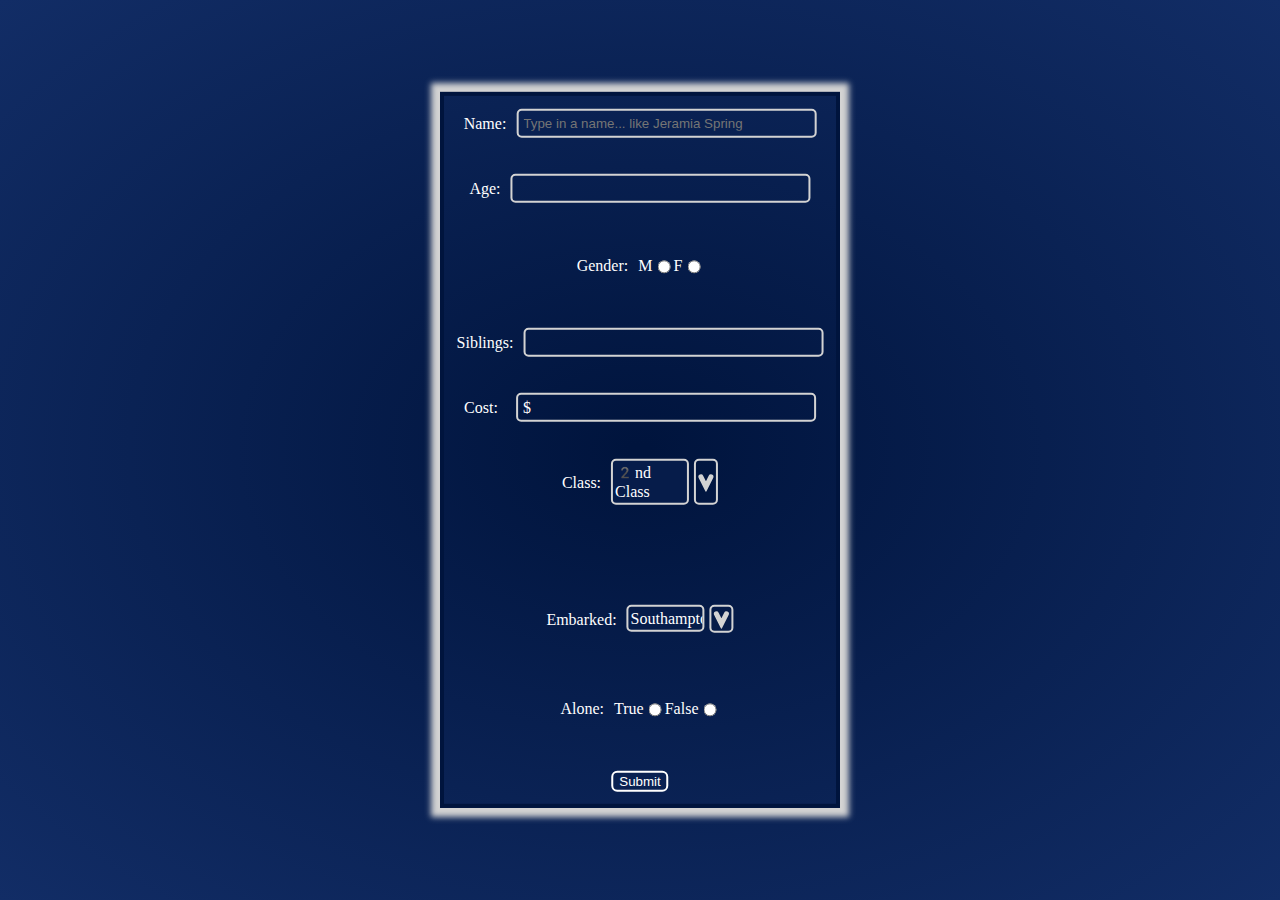
<file: index.html>
<html>
    <head>
        <link rel="stylesheet" href = "Titanic FrontEnd.css">
        <title>Titanic Input</title>
    </html>
    <body>
        <div class = "prompt">
            <div class = "inputRow">
                <p class = "textPrompt">Name:</p>
                <input class = "inputPrompt" type = "text" placeholder="Type in a name... like Jeramia Spring"/>
            </div>
            <div class = "inputRow" style="margin-top: 10%">
                <p class = "textPrompt">Age:</p>
                <input class = "inputPrompt" type = "number"/>
            </div>
            <div class = "inputRow" style="margin-top: 10%">
                <p class = "textPrompt">Gender:</p>
                <p>M</p>
                <input class = "inputPrompt" name = "gender" type = "radio">
                <p>F</p>
                <input class = "inputPrompt" name = "gender" type = "radio">
            </div>
             <div class = "inputRow" style="margin-top: 10%">
                <p class = "textPrompt">Siblings:</p>
                <input class = "inputPrompt" type = "number"/>
            </div>
            <div class = "inputRow" style="margin-top: 10%">
                <p class = "textPrompt" style = "margin: 0px;">Cost:</p>
                <p class = "textPrompt" style = "left: 25px; position: relative;">$</p>
                <input class = "inputPrompt" style = "padding-left: 16px;" type = "number"/>
            </div>
            <div class="inputRow" style="margin-top: 10%">
                <p class="textPrompt">Class:</p>
                <div style = "display: block;">
                    <div-active class="inputPrompt" style="position: relative;top: 0px;padding: 2px;width: 70px;display: inline-block;">2nd Class</div-active>
                    <div-select class="inputPrompt" style = "display: none; position: absolute; margin-top: -1px; padding: 2px; width: 70px;">
                        <div class="inputPromptOption">1st Class</div>
                        <div class="inputPromptOption">2nd Class</div>
                        <div class="inputPromptOption">3rd Class</div>
                    </div-select>
                </div>
                <button class = "inputPromptExpandMenu" style = "height: auto; cursor: pointer;" onclick = "toggleDropdown(0)">
                    <svg viewport="0 0 20 20" style="width: 20px; height: 20px;">
                        <path d="M 5, 5 L 10, 15 L 15, 5" class="inputPromptExpandMenuDrawing">
                        </path>
                    </svg>
                </button>
            </div>
            <div class="inputRow" style="margin-top: max(100px, 10%)">
                <p class="textPrompt">Embarked:</p>
                <div style = "display: block;">
                    <div-active class="inputPrompt" style="position: relative;top: 0px;padding: 2px;width: 70px;display: inline-block;">Southampton</div-active>
                    <div-select class="inputPrompt" style = "display: none; position: absolute; margin-top: -1px; padding: 2px; width: 70px;">
                        <div class="inputPromptOption">Southampton</div>
                    </div-select>
                </div>
                <button class = "inputPromptExpandMenu" style = "height: auto; cursor: pointer;" onclick = "toggleDropdown(1)">
                    <svg viewport="0 0 20 20" style="width: 20px; height: 20px;">
                        <path d="M 5, 5 L 10, 15 L 15, 5" class="inputPromptExpandMenuDrawing">
                        </path>
                    </svg>
                </button>
            </div>
            <div class = "inputRow" style="margin-top: max(50px, 10%)">
                <p class = "textPrompt">Alone:</p>
                <p>True</p>
                <input class = "inputPrompt" name = "gender" type = "radio">
                <p>False</p>
                <input class = "inputPrompt" name = "gender" type = "radio">
            </div>
            <div class = "inputRow" style="margin-top: 10%">
                <button onclick = "submitForm()" class = "submitButton">Submit</button>
            </div> 
        </div>
        <script>
            var form = {
                  'name': ['John Mortensen'],
                  'age': [2],
                  'sex': ['male'],
                  'sibilings': [1],
                  /*'age': [64],*/
                  'fare': [16.00],
                  'parch': [1],
                  'embarked': ['S'],
                  'alone': [false]
              }
              /*
              */
            function toggleDropdown(index){
                if(document.getElementsByTagName('div-select')[index].style.display == "none"){
                    document.getElementsByTagName('div-select')[index].style.display = 'block'
                    return 
                }
                document.getElementsByTagName('div-select')[index].style.display = 'none'
            }
            for(let y = 0; y < document.getElementsByTagName("div-select").length; y++){
              for(let x = 0; x < document.getElementsByTagName("div-select")[y].children.length; x++){
                  document.getElementsByTagName("div-select")[y].getElementsByTagName('div')[x].addEventListener("click", (e) =>{
                      document.getElementsByTagName('div-select')[y].style.display = 'none'
                      document.getElementsByTagName('div-active')[y].innerText = e.target.innerText
                  })
              }
            }
            function submitForm(){
                var includeSubmits = [
                    [0, false],
                    [1, false], 
                    [3, false], 
                    [4, false],
                    [5, false],
                    [6, true],
                    [8, true],
                    [10, false]
                ]
                var formData = {}
              for(var z = 0; z < includeSubmits.length; z++){
                var currentOutput = ""
                // console.log("Corresponding html is", document.getElementsByClassName("inputPrompt")[includeSubmits[z][0]])

                console.log("Current Input is", z, includeSubmits[z], currentOutput)

                if(includeSubmits[z][1]){
                    currentOutput = document.getElementsByClassName("inputPrompt")[includeSubmits[z][0]].innerText
                    if(z == 6){
                    currentOutput = currentOutput.slice(0, 1)
                    } else if(z == 5){
                    currentOutput = currentOutput.slice(0, 1)
                    }
                    console.log("For InnerText", Object.keys(form)[z], currentOutput)
                    formData[Object.keys(form)[z]] = currentOutput
                    continue
                } 
                
                currentOutput = document.getElementsByClassName("inputPrompt")[includeSubmits[z][0]].value
                if(z == 2){
                    if(currentOutput == "on"){
                    currentOutput = "male"
                    
                    }
                    else{
                    currentOutput = "female"
                    }
                }
                else if (z == 7){
                    if(currentOutput == "on"){
                        currentOutput = "1"
                    }
                    else{
                        currentOutput = "0" 
                    }
                }
                
                console.log("For Value", Object.keys(form)[z], currentOutput)
                formData[Object.keys(form)[z]] = currentOutput
              }
              console.log("Form Data", formData)

              /* 
              document.cookie = "name=Gavin"
              fetch("https://www.example.com", {}).then(
                    (data) => {console.log(data.body)}
            ) */
            // setTimeout(() => {location.href = "character.html"}, 5e3)
            }
        </script>
    </body>
</html>
</file>
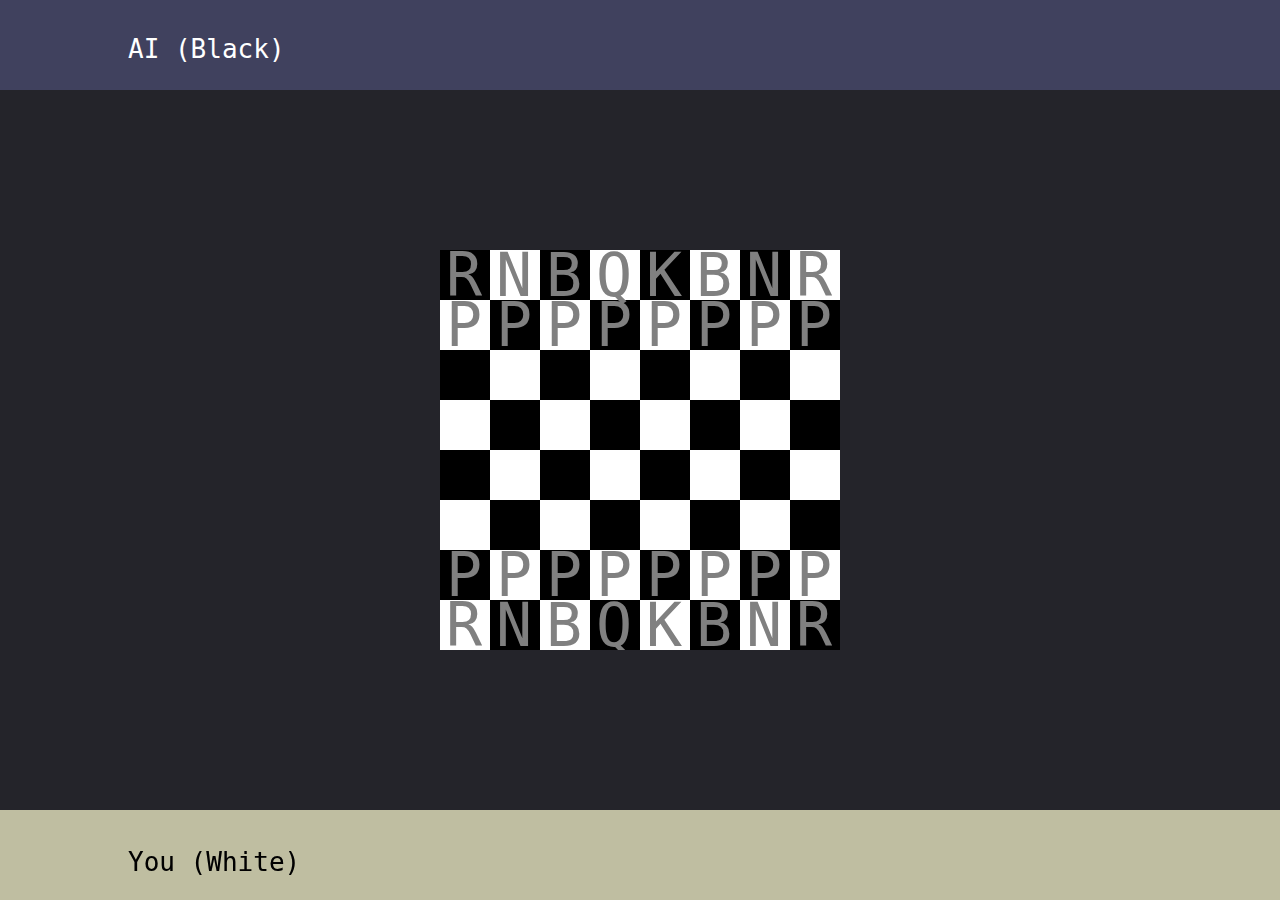
<file: chess.html>
<!--<div style="
    width: 100%;
    position: absolute;
    height: max-content;
    top: calc(-10vh + 52px);
"><button style="
    background-color: midnightblue;
    border: 0px;
    padding: 10px;
    top: -16px;
    position: relative;
    border-right: solid gray 4px;
    cursor: pointer;
    width: calc(50%);
    color: white;
    border-top-left-radius: 10px;
"><p style="
    margin: 0px;
">Castle Queen's Side</p></button><button style="
    background-color: midnightblue;
    border: 0px;
    cursor: pointer;
    top: -16px;
    height: 35px;
    position: relative;
    border-left: solid 4px gray;
    width: calc(50%);
    color: white;
    border-top-right-radius: 10px;
"><p style="
    margin: 0px;
">Castle King’s Side</p></button></div>-->

<html>
    <head>

    </head>
    <body style="background-color: #24242a; margin: 0px;">
        <div class="playSide" style = "top: 0%"> 
            <div style="left: 10%; position: relative; top: 50%; height: 22px; max-width: 300px; transform: translate(0px, -50%); display: flex;">
                <img></img>
                <p class="playText">
                    AI (Black)
                </p>
            </div>
        </div>
        <div class="playSide" style = "filter: invert(1);">
            <div style="left: 10%; position: relative; top: 50%; height: 17px; max-width: 300px; transform: translate(0px, -50%); display: flex;">
                <img></img>
                <p class="playText">
                    You (White)
                </p>
            </div>
        </div>

        <svg width="400" height="400" viewBox="0 0 400 400" class="chessBoard"></svg>
        <svg width="400" height="400" viewBox="0 0 400 400" class="chessBoard"></svg>

        <style>
            .circle{
                stroke: gray;
                stroke-width: 5;
                fill: transparent;
                cursor: pointer;
            }
            .chessPiece{
                fill: gray;
                font-family: monospace;
                font-size: 60;
                user-select: none;
            }
            .playText{
                margin: auto 0px; 
                position: absolute; 
                color: white; 
                font-family: monospace; 
                font-size: 200%;
            }
            .playSide{
                position: absolute; 
                top: 90%; 
                height: 10%; 
                width: 100%; 
                z-index: 5;
                background-color: #40415e;
            }
            .chessBoard{
                left: 50%; 
                top: 50%; 
                position: absolute; 
                transform: translate(-50%, -50%);
            }
        </style>

        <script>
            var container = document.getElementsByTagName("svg")[0]   //hjhjhj
            var chessPieces = [ 
                ["BR", "BN", "BB", "BQ", "BK", "BB", "BN", "BR"],
                ["BP", "BP", "BP", "BP", "BP", "BP", "BP", "BP"],
                ["  ", "  ", "  ", "  ", "  ", "  ", "  ", "  "],
                ["  ", "  ", "  ", "  ", "  ", "  ", "  ", "  "],
                ["  ", "  ", "  ", "  ", "  ", "  ", "  ", "  "],
                ["  ", "  ", "  ", "  ", "  ", "  ", "  ", "  "],
                ["WP", "WP", "WP", "WP", "WP", "WP", "WP", "WP"],
                ["WR", "WN", "WB", "WQ", "WK", "WB", "WN", "WR"],
            ]
            // var selectedPiece = [-1, -1]
            var selectedParts = []
            var chessImages = ["https://www.google.com/url?sa=i&url=https%3A%2F%2Fchess.fandom.com%2Fwiki%2FPawn&psig=AOvVaw03x4HULBw9HlMik64NZk4l&ust=1712181051559000&source=images&cd=vfe&opi=89978449&ved=0CBIQjRxqFwoTCPiVis_BpIUDFQAAAAAdAAAAABAE", "https://www.google.com/url?sa=i&url=https%3A%2F%2Fchess.fandom.com%2Fwiki%2FKnight&psig=AOvVaw0niuVHK68znTnnjwd0j_2V&ust=1712181246422000&source=images&cd=vfe&opi=89978449&ved=0CBIQjRxqFwoTCNjgpqnCpIUDFQAAAAAdAAAAABAE", "https://www.google.com/url?sa=i&url=https%3A%2F%2Fchess.fandom.com%2Fwiki%2FRook&psig=AOvVaw2v06Wu-ygseKRzVDpDIcsm&ust=1712181282513000&source=images&cd=vfe&opi=89978449&ved=0CBIQjRxqFwoTCMj697rCpIUDFQAAAAAdAAAAABAJ", "https://www.google.com/url?sa=i&url=https%3A%2F%2Fwww.pinterest.com%2Fpin%2F660973682805921555%2F&psig=AOvVaw3BnaZ6JwDfQrw47N-IqCOp&ust=1712181311798000&source=images&cd=vfe&opi=89978449&ved=0CBIQjRxqFwoTCJCBwcnCpIUDFQAAAAAdAAAAABAE", "https://www.google.com/url?sa=i&url=https%3A%2F%2Fchess.fandom.com%2Fwiki%2FQueen&psig=AOvVaw2uyi0GHWapDYRgCXaY_9p2&ust=1712181343388000&source=images&cd=vfe&opi=89978449&ved=0CBIQjRxqFwoTCIjn5dfCpIUDFQAAAAAdAAAAABAE", "https://www.google.com/url?sa=i&url=https%3A%2F%2Fchess.fandom.com%2Fwiki%2FKing&psig=AOvVaw0bu3HLYJJeA4V2fxEoNKTs&ust=1712181363983000&source=images&cd=vfe&opi=89978449&ved=0CBIQjRxqFwoTCOjivuHCpIUDFQAAAAAdAAAAABAI"]
            var attackList = []
            var playerMoves = []
            var playStage = "selectPiece" 
            for(var y = 0; y < 8; y++){
                for(var x = 0; x < 8; x++){
                    var newSquare = document.createElementNS("http://www.w3.org/2000/svg", "rect")
                    newSquare.setAttribute("width", container.clientWidth / 8)
                    newSquare.setAttribute("height", container.clientHeight / 8)
                    newSquare.setAttribute("x", (container.clientWidth / 8) * x)
                    newSquare.setAttribute("y", (container.clientHeight / 8) * y)
                    if((y * 7 + x) % 2 == 0){
                        newSquare.setAttribute("fill", "black")
                        container.appendChild(newSquare)
                        continue
                    }
                    newSquare.setAttribute("fill", "white")
                    container.appendChild(newSquare)
                }
            }
            container = document.getElementsByTagName("svg")[1]
            for(var y = 0; y < 8; y++){
                for(var x = 0; x < 8; x++){
                    var newText = document.createElementNS("http://www.w3.org/2000/svg", "text")
                    newText.setAttribute("x", 6 + x * 50)
                    newText.setAttribute("y", 46 + y * 50)
                    newText.setAttribute("class", "chessPiece")
                    newText.innerHTML= chessPieces[y][x].slice(1, 2)
                    container.appendChild(newText)             
                }
            }
            container.addEventListener("mousemove", (e) => {gameOperator(e)})

            function opponentMoves(formerX, formerY, latterX, latterY){
                let oldPiece = chessPieces[formerY][formerX]
                console.log("Former Piece is", oldPiece, "New Position is", `(${latterX}, ${latterY})`)
                chessPieces[latterY][latterX] = oldPiece
                chessPieces[formerY][formerX] = "  "
                console.log("Former Piece is", oldPiece)
                document.getElementsByClassName("chessPiece")[latterY * 8 + latterX].textContent = document.getElementsByClassName("chessPiece")[formerY * 8 + formerX].textContent
                document.getElementsByClassName("chessPiece")[formerY * 8 + formerX].textContent = " "
                if(chessPieces[latterY][latterX] != "  "){
                    document.getElementsByClassName("chessPiece")[formerY * 8 + formerX].textContent = " "
                }
                playStage = "selectPiece"
                document.getElementsByClassName("playSide")[1].style.filter = "invert(1)"
                document.getElementsByClassName("playSide")[0].style.filter = "invert(0)"
            }

            function gameOperator(e){
                var leftCoords = Math.floor((e.clientX - container.getBoundingClientRect().left) / (container.clientWidth / 8))
                var topCoords = Math.floor((e.clientY - container.getBoundingClientRect().top) / (container.clientHeight / 8))
                console.log("Coords", leftCoords, topCoords)
                switch(playStage){
                    case "selectPiece":
                        console.log("Selecting Piece", chessPieces[topCoords][leftCoords])
                        if(chessPieces[topCoords][leftCoords] != "  "){
                            container.style.cursor = "pointer"
                            break
                        }
                        container.style.cursor = "default"
                        break

                    case "moveTo":
                        console.log("Selecting Piece", chessPieces[topCoords][leftCoords])
                        if(chessPieces[topCoords][leftCoords] != "  "){
                            container.style.cursor = "pointer"
                            break
                        }
                        container.style.cursor = "default"
                        break

                    case "opponentTurn":
                        break

                    default:
                        "break"
                }
            }

            container.addEventListener("mouseup", (e) => {selectPiece(e)})

            function selectPiece(e){
                var leftCoords = Math.floor((e.clientX - container.getBoundingClientRect().left) / (container.clientWidth / 8))
                var topCoords = Math.floor((e.clientY - container.getBoundingClientRect().top) / (container.clientHeight / 8))
                console.log("Selecting Piece", chessPieces[topCoords][leftCoords], "at", topCoords, leftCoords)
                if(chessPieces[topCoords][leftCoords] != "  " && playStage == "selectPiece"){
                    console.log("Now Playing", chessPieces[topCoords][leftCoords])
                    playerMoves.push([leftCoords, topCoords])
                    playStage = "moveTo"
                    switch(chessPieces[topCoords][leftCoords]){
                        case "WP":
                            if(chessPieces[topCoords][leftCoords] == "WP" && topCoords == 6){
                                moveSpace(leftCoords, topCoords - 1)
                                moveSpace(leftCoords, topCoords - 2)
                                break
                            }
                            console.log("Adjesent Pieces are", chessPieces[topCoords][leftCoords - 1], chessPieces[topCoords][leftCoords], chessPieces[topCoords][leftCoords + 1])
                            if(chessPieces[topCoords - 1][leftCoords - 1].slice(0, 1) == "B"){
                                console.log("Is Attacking Piece")
                                document.getElementsByClassName("chessPiece")[topCoords * 8 + leftCoords - 9].style.fill = "green"
                                console.log("Attacking piece should be", document.getElementsByClassName("chessPiece")[topCoords * 8 + leftCoords - 1])
                                attackList.push([leftCoords - 1, topCoords - 1])
                            }
                            if(chessPieces[topCoords - 1][leftCoords + 1].slice(0, 1) == "B"){
                                console.log("Is Attacking Piece")
                                document.getElementsByClassName("chessPiece")[topCoords * 8 + leftCoords - 7].style.fill = "green"
                                console.log("Attacking piece should be", document.getElementsByClassName("chessPiece")[topCoords * 8 + leftCoords + 1])
                                attackList.push([leftCoords + 1, topCoords - 1])
                            }
                            if(chessPieces[topCoords][leftCoords + 1].slice(0, 1) == "B" && topCoords == 3){
                                console.log("Is Attacking Piece at", `(${leftCoords}, ${topCoords})`)
                                document.getElementsByClassName("chessPiece")[topCoords * 8 + leftCoords - 9].style.fill = "green"
                                console.log("Attacking piece should be", document.getElementsByClassName("chessPiece")[topCoords * 8 + leftCoords - 9])

                                let circle = document.createElementNS("http://www.w3.org/2000/svg", "circle")
                                
                                circle.setAttribute("class", "circle")
                                selectedParts.push([x, y])
                                circle.setAttribute("cx", leftCoords * (container.clientWidth / 8) + 25 + (container.clientWidth / 8))
                                circle.setAttribute("cy", topCoords * (container.clientHeight / 8) + 25 - (container.clientWidth / 8))
                                circle.setAttribute("r", 15)
                                circle.style.stroke = "green"
                                circle.addEventListener("click", (e) => {
                                    setPiece(e)
                                    document.getElementsByClassName("chessPiece")[((topCoords - 1) * 8) + leftCoords + 9].innerHTML = " "
                                    chessPieces[topCoords][leftCoords + 1] = "  "
                                })

                                console.log("Attacking", (topCoords * 8) + leftCoords + 8)

                                container.appendChild(circle)

                                attackList.push([leftCoords + 1, topCoords])
                            }
                            if(chessPieces[topCoords][leftCoords - 1].slice(0, 1) == "B" && topCoords == 3){
                                console.log("Is Attacking Piece at", `(${leftCoords}, ${topCoords})`)
                                document.getElementsByClassName("chessPiece")[topCoords * 8 + leftCoords - 7].style.fill = "green"
                                console.log("Attacking piece should be", document.getElementsByClassName("chessPiece")[topCoords * 8 + leftCoords - 7])

                                let circle = document.createElementNS("http://www.w3.org/2000/svg", "circle")
                                
                                circle.setAttribute("class", "circle")
                                selectedParts.push([x, y])
                                circle.setAttribute("cx", leftCoords * (container.clientWidth / 8) + 25 - (container.clientWidth / 8))
                                circle.setAttribute("cy", topCoords * (container.clientHeight / 8) + 25 - (container.clientWidth / 8))
                                circle.setAttribute("r", 15)
                                circle.style.stroke = "green"
                                circle.addEventListener("click", (e) => {
                                    setPiece(e)
                                    document.getElementsByClassName("chessPiece")[((topCoords - 1) * 8) + leftCoords + 7].innerHTML = " "
                                    chessPieces[topCoords][leftCoords - 1] = "  "
                                })

                                container.appendChild(circle)

                                attackList.push([leftCoords - 1, topCoords])
                            }
                            if(chessPieces[topCoords - 1][leftCoords] == "  "){
                                moveSpace(leftCoords, topCoords - 1)
                            }
                            break

                        case "WN": 
                            moveSpace(leftCoords - 2, topCoords - 1)
                            moveSpace(leftCoords - 2, topCoords + 1)
                            moveSpace(leftCoords + 2, topCoords - 1)
                            moveSpace(leftCoords + 2, topCoords + 1)
                            moveSpace(leftCoords - 1, topCoords - 2)
                            moveSpace(leftCoords - 1, topCoords + 2)
                            moveSpace(leftCoords + 1, topCoords - 2)
                            moveSpace(leftCoords + 1, topCoords + 2)
                            break

                        case "WR":
                            moveLine(leftCoords, topCoords, `${leftCoords}, ${topCoords} - step`)
                            moveLine(leftCoords, topCoords, `${leftCoords}, ${topCoords} + step`)
                            moveLine(leftCoords, topCoords, `${leftCoords} - step, ${topCoords}`)
                            moveLine(leftCoords, topCoords, `${leftCoords} + step, ${topCoords}`)
                            break

                        case "WB":
                            moveLine(leftCoords, topCoords, `x - step, y - step`)
                            moveLine(leftCoords, topCoords, `x - step, y + step`)
                            moveLine(leftCoords, topCoords, `x + step, y - step`)
                            moveLine(leftCoords, topCoords, `x + step, y + step`)
                            break

                        case "WQ":
                            console.log("Queen Was Selected with coords", leftCoords, topCoords)
                            moveLine(leftCoords, topCoords, `${leftCoords}, ${topCoords} + step`)
                            moveLine(leftCoords, topCoords, `${leftCoords}, ${topCoords} - step`)
                            moveLine(leftCoords, topCoords, `${leftCoords} - step, ${topCoords}`)
                            moveLine(leftCoords, topCoords, `${leftCoords} + step, ${topCoords}`)
                            moveLine(leftCoords, topCoords, `x - step, y - step`)
                            moveLine(leftCoords, topCoords, `x - step, y + step`)
                            moveLine(leftCoords, topCoords, `x + step, y - step`)
                            moveLine(leftCoords, topCoords, `x + step, y + step`)
                            break

                        case "WK":
                            moveSpace(leftCoords - 1, topCoords - 1)
                            moveSpace(leftCoords - 1, topCoords)
                            moveSpace(leftCoords - 1, topCoords + 1)
                            moveSpace(leftCoords, topCoords + 1)
                            moveSpace(leftCoords + 1, topCoords + 1)
                            moveSpace(leftCoords + 1, topCoords)
                            moveSpace(leftCoords + 1, topCoords - 1)
                            moveSpace(leftCoords, topCoords - 1)
                            break

                        default:
                            break
                    }
                    return
                }
                if(chessPieces[topCoords][leftCoords].slice(0, 1) == "W" && playStage == "moveTo"){
                    playStage = "selectPiece"
                    var circlesLength = document.getElementsByClassName("circle").length
                    var attackLength = attackList.length
                    for(var removeCircle = 0; removeCircle < circlesLength; removeCircle++){
                        document.getElementsByClassName("circle")[0].remove()
                    }
                    for(var removeAttack = 0; removeAttack < attackLength; removeAttack++){
                        document.getElementsByClassName("chessPiece")[attackList[0][1] * 8 + attackList[0][0]].style.fill = ""
                        attackList.splice(0, 1)
                    }
                }
                if(chessPieces[topCoords][leftCoords].slice(0, 1) == "B" && playStage == "moveTo"){
                    console.log("Player Moves are", playerMoves)
                    attackPiece(
                       document.getElementsByClassName("chessPiece")[topCoords * 8 + leftCoords],
                       document.getElementsByClassName("chessPiece")[playerMoves[playerMoves.length - 1][1] * 8 + playerMoves[playerMoves.length - 1][0]]
                    )
                }
            }

            function moveLine(x, y, algorithm){
                var step = 1
                console.log("First Step is", eval(algorithm.split(",")[0]), eval(algorithm.split(",")[1]))
                for(var step = 1; step < 8; step++){
                    var testSpace = moveSpace(eval(algorithm.split(",")[0]), eval(algorithm.split(",")[1]))
                    console.log("TestSpace Returns", testSpace)
                    if(!testSpace){
                        return
                    }
                }
            }

            function moveSpace(x, y){
                container = document.getElementsByTagName("svg")[1]
                console.log("Piece Coords are", x, y)
                if(!(7 >= x && x >= 0 && 7 >= y && y >= 0)){
                    console.log("Not In Board")
                    return false
                }
                if(chessPieces[y][x].slice(0, 1) == "W"){
                    console.log("Is Rejected")
                    return false
                }
                if(chessPieces[y][x].slice(0, 1) == "B"){
                    console.log("Is Attacking Piece")
                    document.getElementsByClassName("chessPiece")[y * 8 + x].style.fill = "green"
                    console.log("Attacking piece should be", document.getElementsByClassName("chessPiece")[y * 8 + x])
                    attackList.push([x, y])
                    return false
                }
                let circle = document.createElementNS("http://www.w3.org/2000/svg", "circle")
                circle.setAttribute("class", "circle")
                selectedParts.push([x, y])
                circle.setAttribute("cx", x * (container.clientWidth / 8) + 25)
                circle.setAttribute("cy", y * (container.clientHeight / 8) + 25)
                circle.setAttribute("r", 15)
                circle.addEventListener("click", (e) => {
                    setPiece(e)
                })

                container.appendChild(circle)
                console.log("Checking Step", x, y, circle)
                return true
            }

            function setPiece(e){
                document.getElementsByClassName("playSide")[0].style.filter = "invert(1)"
                document.getElementsByClassName("playSide")[1].style.filter = "invert(0)"
                playStage = "opponentTurn"
                var circlesLength = document.getElementsByClassName("circle").length
                var attackLength = attackList.length
                var newCoords = [
                    Math.floor((e.clientX - container.getBoundingClientRect().left) / (container.clientWidth / 8)), 
                    Math.floor((e.clientY - container.getBoundingClientRect().top) / (container.clientHeight / 8))
                ]
                console.log("Move To", newCoords[0], newCoords[1])
                var changedPiece = chessPieces[playerMoves[playerMoves.length - 1][1]][playerMoves[playerMoves.length - 1][0]]
                chessPieces[playerMoves[playerMoves.length - 1][1]][playerMoves[playerMoves.length - 1][0]] = "  "
                container.getElementsByTagName("text")[playerMoves[playerMoves.length - 1][1] * 8 + playerMoves[playerMoves.length - 1][0]].textContent = "  "
                playerMoves.push([newCoords[0], newCoords[1]])
                chessPieces[playerMoves[playerMoves.length - 1][1]][playerMoves[playerMoves.length - 1][0]] = changedPiece
                container.getElementsByTagName("text")[playerMoves[playerMoves.length - 1][1] * 8 + playerMoves[playerMoves.length - 1][0]].textContent = changedPiece.slice(1, 2)
                for(var removeCircle = 0; removeCircle < circlesLength; removeCircle++){
                    document.getElementsByClassName("circle")[0].remove()
                }
                for(var removeAttack = 0; removeAttack < attackLength; removeAttack++){
                    document.getElementsByClassName("chessPiece")[attackList[0][1] * 8 + attackList[0][0]].style.fill = ""
                    attackList.splice(0, 1)
                }
            }

            function attackPiece(attackingPiece, attackedPiece){
                document.getElementsByClassName("playSide")[0].style.filter = "invert(1)"
                document.getElementsByClassName("playSide")[1].style.filter = "invert(0)"
                console.log("attackedPiece is", attackedPiece)
                playStage = "opponentTurn"

                if(attackedPiece.textContent.replaceAll(" ", "") == ""){
                    selectPiece(attack)
                }

                var attackingX = Math.floor((attackingPiece.getBoundingClientRect().x - container.getBoundingClientRect().x) / (container.clientWidth / 8))
                var attackingY = Math.floor((attackingPiece.getBoundingClientRect().y - container.getBoundingClientRect().y) / (container.clientHeight / 8)) + 1
                var attackedX = Math.floor((attackedPiece.getBoundingClientRect().x - container.getBoundingClientRect().x) / (container.clientWidth / 8))
                var attackedY = Math.floor((attackedPiece.getBoundingClientRect().y - container.getBoundingClientRect().y) / (container.clientHeight / 8)) + 1
                var attackLength = attackList.length
                var circlesLength = document.getElementsByClassName("circle").length

                for(var removeCircle = 0; removeCircle < circlesLength; removeCircle++){
                    document.getElementsByClassName("circle")[0].remove()
                }

                for(var removeAttack = 0; removeAttack < attackLength; removeAttack++){
                    document.getElementsByClassName("chessPiece")[attackList[0][1] * 8 + attackList[0][0]].style.fill = ""
                    attackList.splice(0, 1)
                }
                console.log("Attacked", attackedX, attackedY, "with attackor", attackingX, attackingY)
                console.log("Pieces are", attackedPiece.textContent, attackingPiece.textContent)
                chessPieces[attackingY][attackingX] = chessPieces[attackedY][attackedX]
                chessPieces[attackedY][attackedX] = "  "
                attackingPiece.textContent = attackedPiece.textContent
                attackedPiece.textContent = "" 
                playerMoves.push([attackedX, attackedY])
                // attackingPiece.removeEventListener("mouseup", (e) => {
                //     selectPiece(e)
                //     gameOperator(e)
                // })
                attackedPiece.removeEventListener("mouseup", (e) => {selectPiece(e)})
                attackedPiece.removeEventListener("mousemove", (e) => {gameOperator(e)})
                // attackedPiece.addEventListener("mouseup", (e) => {selectPiece(e)})
                attackedPiece.addEventListener("mousemove", (e) => {gameOperator(e)})
                // attackPiece.removeEventListener("mouseup", (e) => {attackPiece(attackingPiece, attackedPiece)})
                // attackPiece.removeEventListener("mouseup", attackPiece(attackingPiece, attackedPiece))
                return
            }

            function reversePiece(uciMove){
                var reversePieceMove = {
                    "R":[
                        ["Slopes", Infinity, 0]
                    ],
                    "B":[
                        ["Slopes", 1, -1]
                    ]
                }
                var alphabet = ["A", "B", "C", "D", "E", "F", "G", "H"]
                var localPiece = reversePieceMove[uciMove.slice(0, 1)]
                var slopeCalc = function(x1, x2, y2, y1){
                    var pieceSlope = (y2 - y1) / (x2 - x1)
                    console.log("Piece Slope is", pieceSlope)
                    console.log("Inputed Pieces are", `(${y2} - ${y1})(${x2} - ${x1})`)
                    return pieceSlope
                }
                console.log("Local Piece", uciMove.slice(0, 1), localPiece)
                if(uciMove.slice(0, 1) == "N"){ // < Need exception for pawns
                    return
                }
                // o-o-o > 
                for(var chessCheckY = 0; chessCheckY < 8; chessCheckY++){
                    console.log("Starting rows are", chessCheckY)
                    console.log("Checking", chessPieces[chessCheckY].indexOf("B" + uciMove.slice(0, 1)))
                    if(chessPieces[chessCheckY].indexOf("B" + uciMove.slice(0, 1)) > -1){
                        var pieceSlope = slopeCalc(chessPieces[chessCheckY].indexOf("B" + uciMove.slice(0, 1)), 
                        chessCheckY, 
                        alphabet.indexOf(uciMove.slice(1, 2)), 
                        parseInt(uciMove.slice(2, 3)))
                        console.log("Slope for this is", pieceSlope, "in", Object.values(reversePieceMove[uciMove.slice(0, 1)]))
                        if(Object.keys(reversePieceMove[uciMove.slice(0, 1)]).values(pieceSlope)){
                            console.log("Valid Move")
                        }
                    }
                    if(chessPieces[chessCheckY].lastIndexOf("B" + uciMove.slice(0, 1)) > -1){
                        var pieceSlope = slopeCalc(chessPieces[chessCheckY].lastIndexOf("B" + uciMove.slice(0, 1)),
                        chessCheckY, 
                        alphabet.indexOf(uciMove.slice(1, 2)), 
                        parseInt(uciMove.slice(2, 3)))
                        console.log("Last Slope for this is", pieceSlope)
                        if(Object.keys(reversePieceMove[uciMove.slice(0, 1)]).values(pieceSlope)){
                            console.log("Valid Move")
                        }
                    }
                }
            }
            for(let playSideChildren = 0; playSideChildren < document.getElementsByClassName("playSide").length; playSideChildren++){
                document.getElementsByClassName("playSide")[playSideChildren].addEventListener("mouseover", (e) => { 
                    if(document.getElementsByTagName("body")[0].clientHeight > 600){
                        return
                    }
                    console.log("Mouse over element")
                    document.getElementsByClassName("playSide")[playSideChildren].style.opacity = "1"
                })
            }
            for(let playSideChildren = 0; playSideChildren < document.getElementsByClassName("playSide").length; playSideChildren++){
                document.getElementsByClassName("playSide")[playSideChildren].addEventListener("mouseout", (e) => {
                    if(document.getElementsByTagName("body")[0].clientHeight > 600){
                        return
                    }                
                    console.log("Mouse over element")
                    document.getElementsByClassName("playSide")[playSideChildren].style.opacity = "0"
                })
            }
            window.addEventListener("resize", () => {resizePlaySide()})
            function resizePlaySide(){
                console.log("Resize is being called")
                if(document.getElementsByTagName("body")[0].clientHeight <= 600){
                    for(let playSideChildren = 0; playSideChildren < document.getElementsByClassName("playSide").length; playSideChildren++){
                        document.getElementsByClassName("playSide")[playSideChildren].style.opacity = "0"
                    }
                }
                else{
                    for(let playSideChildren = 0; playSideChildren < document.getElementsByClassName("playSide").length; playSideChildren++){
                        document.getElementsByClassName("playSide")[playSideChildren].style.opacity = "1"
                    }
                }                
            }
            resizePlaySide()
        </script>
    </body>
</html>
</file>
<file: Titanic FrontEnd.css>
body {
  background-image: radial-gradient(#00143d 1%, #122d66 100%);
}

p {
  user-select: none;
  color: white;
} 

.prompt{ 
  width: fit-content; 
    border: solid 4px #00143d; 
    box-shadow: lightgray 0px 0px 6px 9px;
    padding: 1%;
    margin: auto;
    position: relative;
    top: 50%;
    transform: translateY(-50%);
}

.inputRow{
  display: flex;
  width: fit-content;
  transform: translateX(-50%);
  position: relative;
  left: 50%;
  font-family: emoji;
}

.textPrompt{
  color: white;
  margin: 0px 10px 0px 0px;
  font-family: emoji;
  display: flex;
  align-items: center;
}

.inputPrompt[type = "text"], .inputPrompt[type = "number"], .inputPrompt select{
  background-color: transparent;
  border: lightgray 2px solid;
  border-radius: 5px;
  outline: none;
  color: white;
  overflow: hidden;
  width: 300px;
}

.inputPrompt{
  background-color: #061c4a;
  border: lightgray 2px solid;
  border-radius: 5px;
  outline: none;
  color: white;
  user-select: none;
  padding: 5px;
  overflow: hidden;
}

input::-webkit-outer-spin-button,
input::-webkit-inner-spin-button {
  -webkit-appearance: none;
  margin: 0;
}

/* Firefox */
input[type=number] {
  -moz-appearance: textfield;
}

div-select > div:hover{
  background-color: dimgray;
}

div-select > div{
  user-select: none;
  cursor: pointer;
  padding: 1px 2px;
  z-index: 10;
  position: relative;
}

option{
  border: 0px;
}

.inputPromptExpandMenu{
  height: fit-content;
  background: transparent;
  border: solid 2px lightgray;
  margin-left: 5px;
  padding: 2px 0px;
  border-radius: 5px;
}

.inputPromptExpandMenuDrawing{
  stroke: lightgray;
  fill: transparent;
  stroke-width: 5;
  stroke-linecap: round;
}

.submitButton{
  margin: auto;
  position: relative;
  background: none;
  border: solid 2px white;
  border-radius: 6px;
  color: white;
}

.inputPromptOption{
  position: relative;
  z-index: 10;
}
</file>
